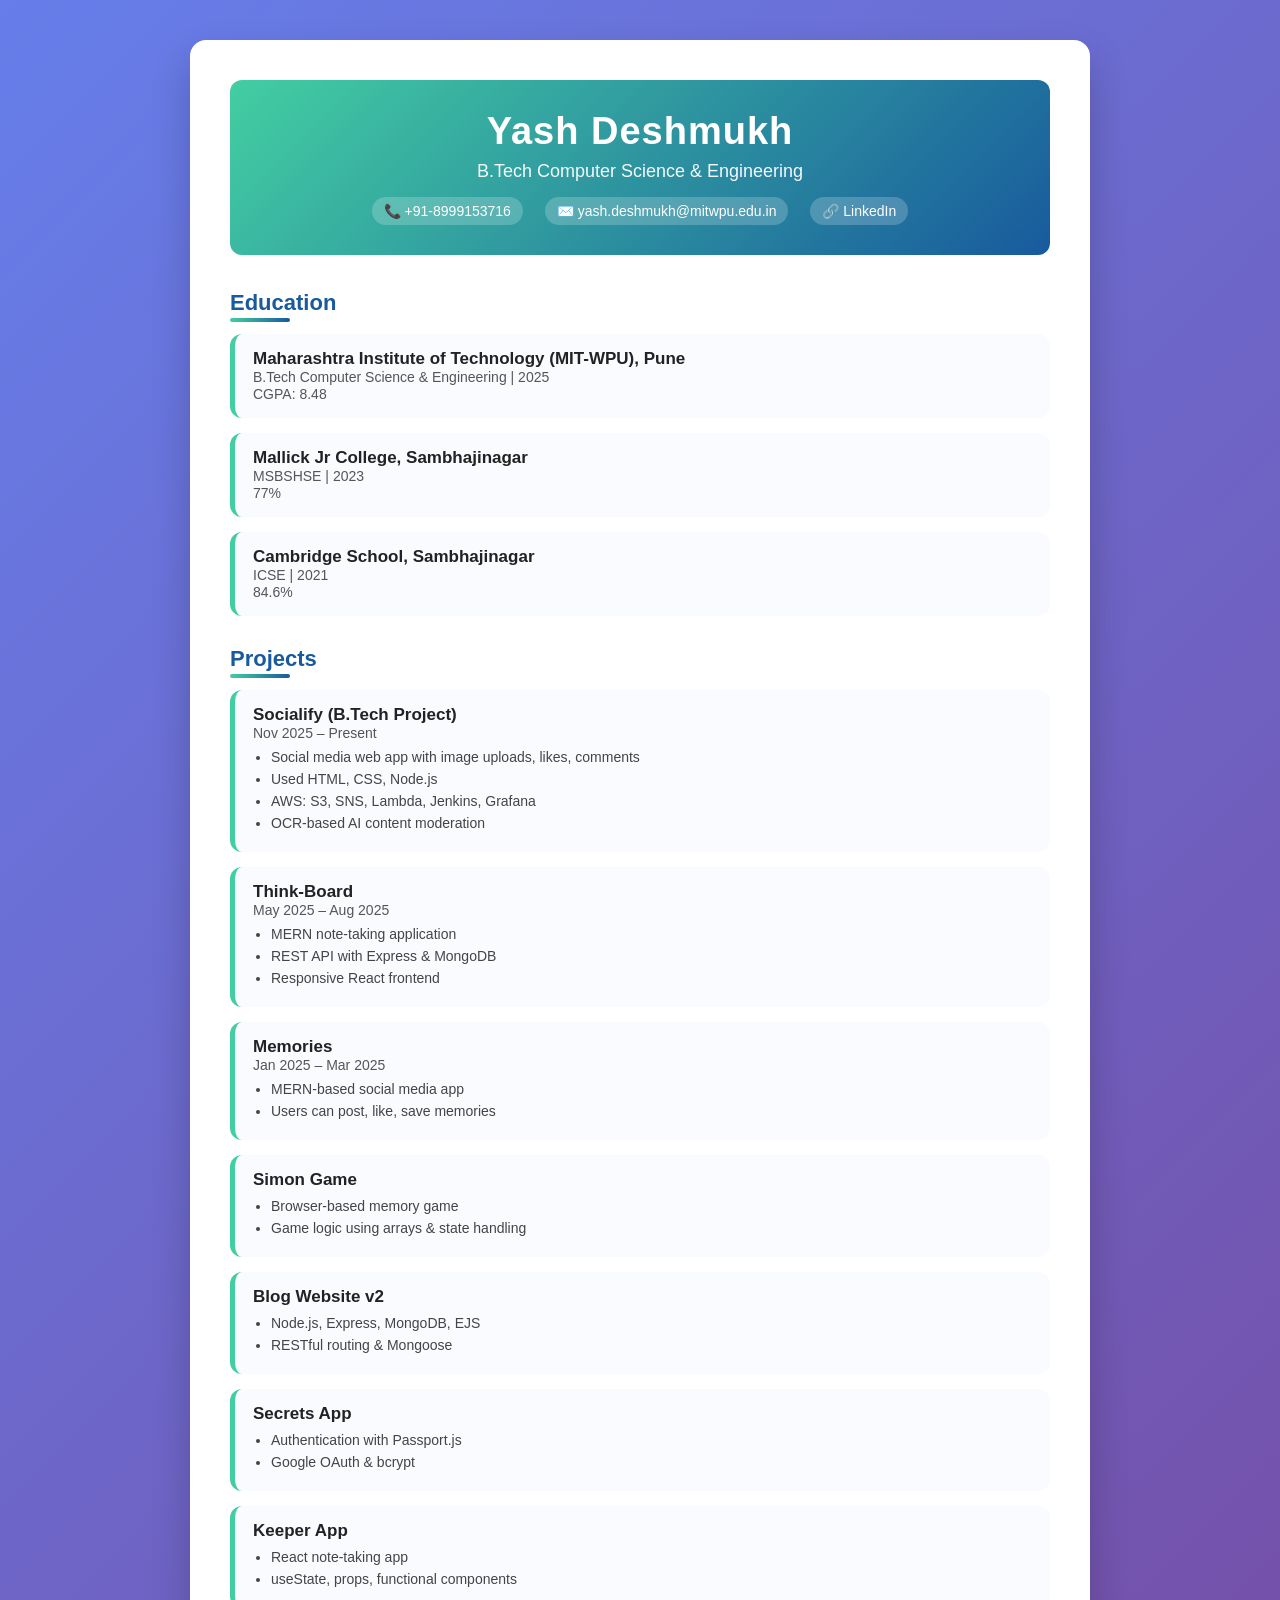
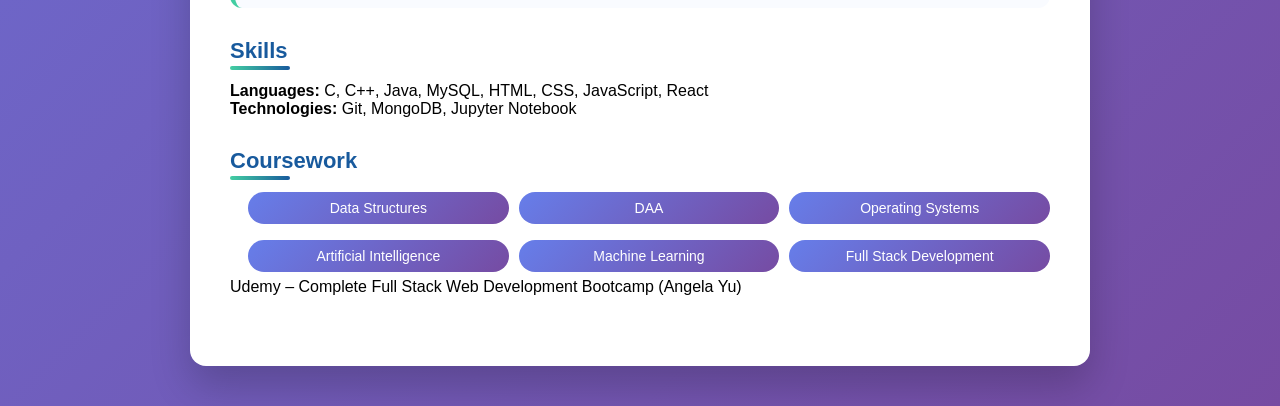
<file: ass1/index.html>
<!DOCTYPE html>
<html lang="en">
<head>
  <meta charset="UTF-8" />
  <meta name="viewport" content="width=device-width, initial-scale=1.0"/>
  <title>Yash Deshmukh | Resume</title>
  <link rel="stylesheet" href="style.css"/>
</head>
<body>
  <div class="resume">

    <header>
      <h1>Yash Deshmukh</h1>
      <p class="subtitle">B.Tech Computer Science & Engineering</p>
      <div class="contact">
        <span>📞 +91-8999153716</span>
        <span>✉️ yash.deshmukh@mitwpu.edu.in</span>
        <span>🔗 LinkedIn</span>
      </div>
    </header>

    <section>
      <h2>Education</h2>
      <div class="item">
        <h3>Maharashtra Institute of Technology (MIT-WPU), Pune</h3>
        <p>B.Tech Computer Science & Engineering | 2025</p>
        <span>CGPA: 8.48</span>
      </div>
      <div class="item">
        <h3>Mallick Jr College, Sambhajinagar</h3>
        <p>MSBSHSE | 2023</p>
        <span>77%</span>
      </div>
      <div class="item">
        <h3>Cambridge School, Sambhajinagar</h3>
        <p>ICSE | 2021</p>
        <span>84.6%</span>
      </div>
    </section>

    <section>
      <h2>Projects</h2>

      <div class="item">
        <h3>Socialify (B.Tech Project)</h3>
        <p class="date">Nov 2025 – Present</p>
        <ul>
          <li>Social media web app with image uploads, likes, comments</li>
          <li>Used HTML, CSS, Node.js</li>
          <li>AWS: S3, SNS, Lambda, Jenkins, Grafana</li>
          <li>OCR-based AI content moderation</li>
        </ul>
      </div>

      <div class="item">
        <h3>Think-Board</h3>
        <p class="date">May 2025 – Aug 2025</p>
        <ul>
          <li>MERN note-taking application</li>
          <li>REST API with Express & MongoDB</li>
          <li>Responsive React frontend</li>
        </ul>
      </div>

      <div class="item">
        <h3>Memories</h3>
        <p class="date">Jan 2025 – Mar 2025</p>
        <ul>
          <li>MERN-based social media app</li>
          <li>Users can post, like, save memories</li>
        </ul>
      </div>

      <div class="item">
        <h3>Simon Game</h3>
        <ul>
          <li>Browser-based memory game</li>
          <li>Game logic using arrays & state handling</li>
        </ul>
      </div>

      <div class="item">
        <h3>Blog Website v2</h3>
        <ul>
          <li>Node.js, Express, MongoDB, EJS</li>
          <li>RESTful routing & Mongoose</li>
        </ul>
      </div>

      <div class="item">
        <h3>Secrets App</h3>
        <ul>
          <li>Authentication with Passport.js</li>
          <li>Google OAuth & bcrypt</li>
        </ul>
      </div>

      <div class="item">
        <h3>Keeper App</h3>
        <ul>
          <li>React note-taking app</li>
          <li>useState, props, functional components</li>
        </ul>
      </div>
    </section>

    <section>
      <h2>Skills</h2>
      <p><strong>Languages:</strong> C, C++, Java, MySQL, HTML, CSS, JavaScript, React</p>
      <p><strong>Technologies:</strong> Git, MongoDB, Jupyter Notebook</p>
    </section>

    <section>
      <h2>Coursework</h2>
      <ul class="grid">
        <li>Data Structures</li>
        <li>DAA</li>
        <li>Operating Systems</li>
        <li>Artificial Intelligence</li>
        <li>Machine Learning</li>
        <li>Full Stack Development</li>
      </ul>
      <p>Udemy – Complete Full Stack Web Development Bootcamp (Angela Yu)</p>
    </section>

  </div>
</body>
</html>
</file>
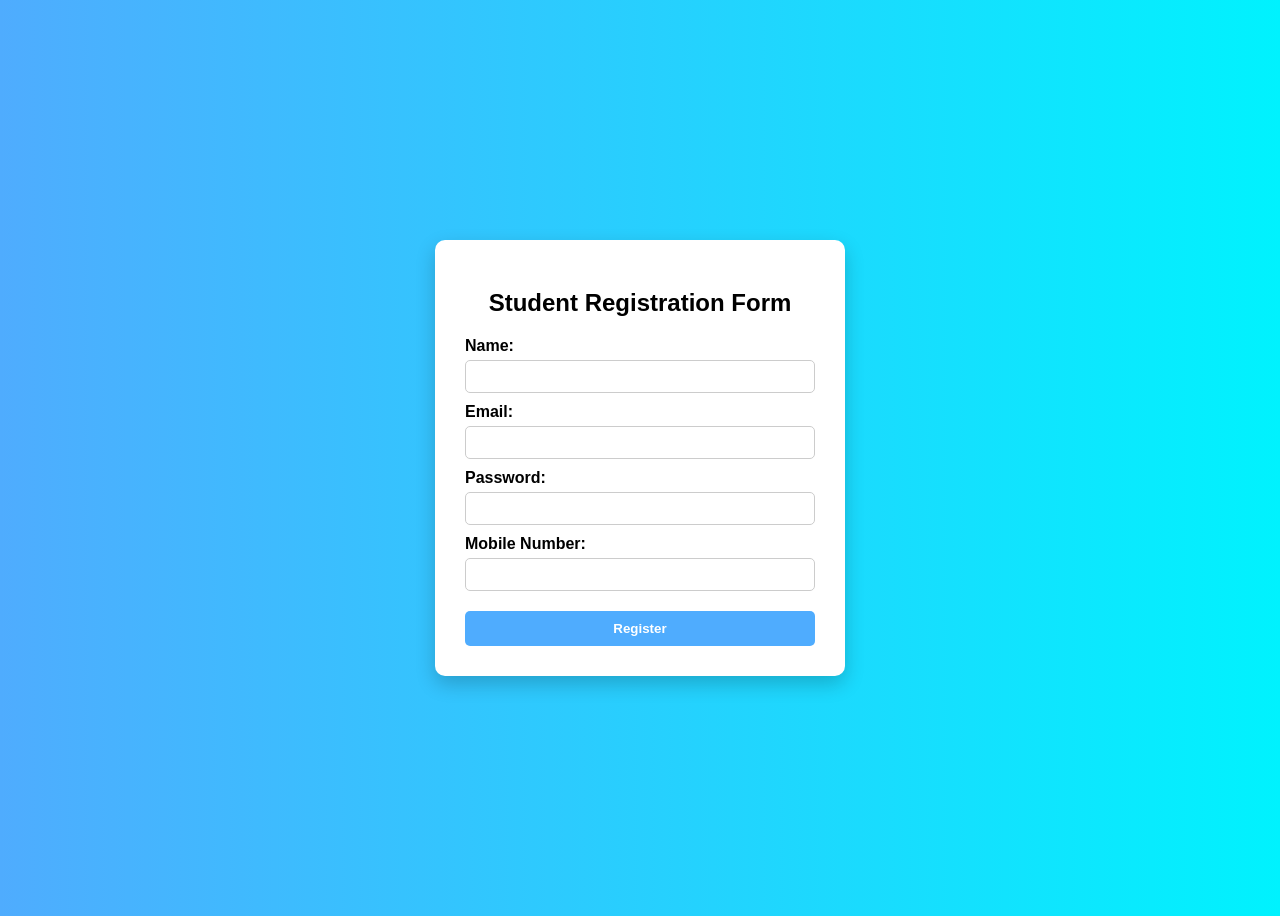
<file: assn2/form.html>
<!DOCTYPE html>
<html lang="en">
<head>
<meta charset="UTF-8">
<title>Student Registration Form</title>
<link rel="stylesheet" href="style.css">
<script src="script.js"></script>
</head>
<body>

<div class="container">
    <h2>Student Registration Form</h2>

    <form onsubmit="return validateForm()">
        <label>Name:</label>
        <input type="text" id="name">

        <label>Email:</label>
        <input type="text" id="email">

        <label>Password:</label>
        <input type="password" id="password">

        <label>Mobile Number:</label>
        <input type="text" id="mobile">

        <input type="submit" value="Register">
    </form>
</div>

</body>
</html>
</file>
<file: ass1/style.css>
* {
  margin: 0;
  padding: 0;
  box-sizing: border-box;
  font-family: "Segoe UI", sans-serif;
}

body {
  background: linear-gradient(135deg, #667eea, #764ba2);
  padding: 40px;
}

.resume {
  max-width: 900px;
  background: #ffffff;
  margin: auto;
  padding: 40px;
  border-radius: 16px;
  box-shadow: 0 20px 40px rgba(0,0,0,0.2);
}

header {
  text-align: center;
  padding: 30px;
  border-radius: 12px;
  background: linear-gradient(135deg, #43cea2, #185a9d);
  color: #fff;
  margin-bottom: 35px;
}

header h1 {
  font-size: 38px;
  letter-spacing: 1px;
}

.subtitle {
  font-size: 18px;
  opacity: 0.95;
  margin: 8px 0 15px;
}

.contact {
  display: flex;
  justify-content: center;
  gap: 22px;
  font-size: 14px;
  flex-wrap: wrap;
}

.contact span {
  background: rgba(255,255,255,0.2);
  padding: 6px 12px;
  border-radius: 20px;
}

section {
  margin-bottom: 30px;
}

h2 {
  font-size: 22px;
  color: #185a9d;
  margin-bottom: 18px;
  position: relative;
}

h2::after {
  content: "";
  width: 60px;
  height: 4px;
  background: linear-gradient(90deg, #43cea2, #185a9d);
  position: absolute;
  left: 0;
  bottom: -6px;
  border-radius: 4px;
}

.item {
  background: #f9fbff;
  padding: 15px 18px;
  border-radius: 12px;
  margin-bottom: 15px;
  border-left: 5px solid #43cea2;
  transition: transform 0.2s ease, box-shadow 0.2s ease;
}

.item:hover {
  transform: translateY(-4px);
  box-shadow: 0 10px 20px rgba(0,0,0,0.1);
}

.item h3 {
  font-size: 17px;
  color: #222;
}

.item p,
.item span {
  font-size: 14px;
  color: #555;
}

.date {
  font-size: 13px;
  color: #888;
}

ul {
  margin-left: 18px;
  margin-top: 8px;
}

ul li {
  font-size: 14px;
  margin-bottom: 6px;
  color: #444;
}

.grid {
  display: grid;
  grid-template-columns: repeat(auto-fit, minmax(200px, 1fr));
  gap: 10px;
}

.grid li {
  list-style: none;
  background: linear-gradient(135deg, #667eea, #764ba2);
  color: #fff;
  padding: 8px 12px;
  border-radius: 20px;
  text-align: center;
  font-size: 14px;
}

/* Mobile Responsive */
@media (max-width: 600px) {
  body {
    padding: 15px;
  }

  header h1 {
    font-size: 30px;
  }

  .resume {
    padding: 25px;
  }
}
</file>
<file: assn2/style.css>
body {
    font-family: Arial, sans-serif;
    background: linear-gradient(to right, #4facfe, #00f2fe);
    display: flex;
    justify-content: center;
    align-items: center;
    height: 100vh;
}

.container {
    background-color: white;
    padding: 30px;
    border-radius: 10px;
    width: 350px;
    box-shadow: 0 8px 20px rgba(0, 0, 0, 0.2);
}

h2 {
    text-align: center;
    margin-bottom: 20px;
}

label {
    font-weight: bold;
    display: block;
    margin-top: 10px;
}

input[type="text"],
input[type="password"] {
    width: 100%;
    padding: 8px;
    margin-top: 5px;
    border-radius: 5px;
    border: 1px solid #ccc;
    box-sizing: border-box;
}

input[type="submit"] {
    width: 100%;
    margin-top: 20px;
    padding: 10px;
    background-color: #4facfe;
    color: white;
    border: none;
    border-radius: 5px;
    cursor: pointer;
    font-weight: bold;
}

input[type="submit"]:hover {
    background-color: #00c6ff;
}
</file>
